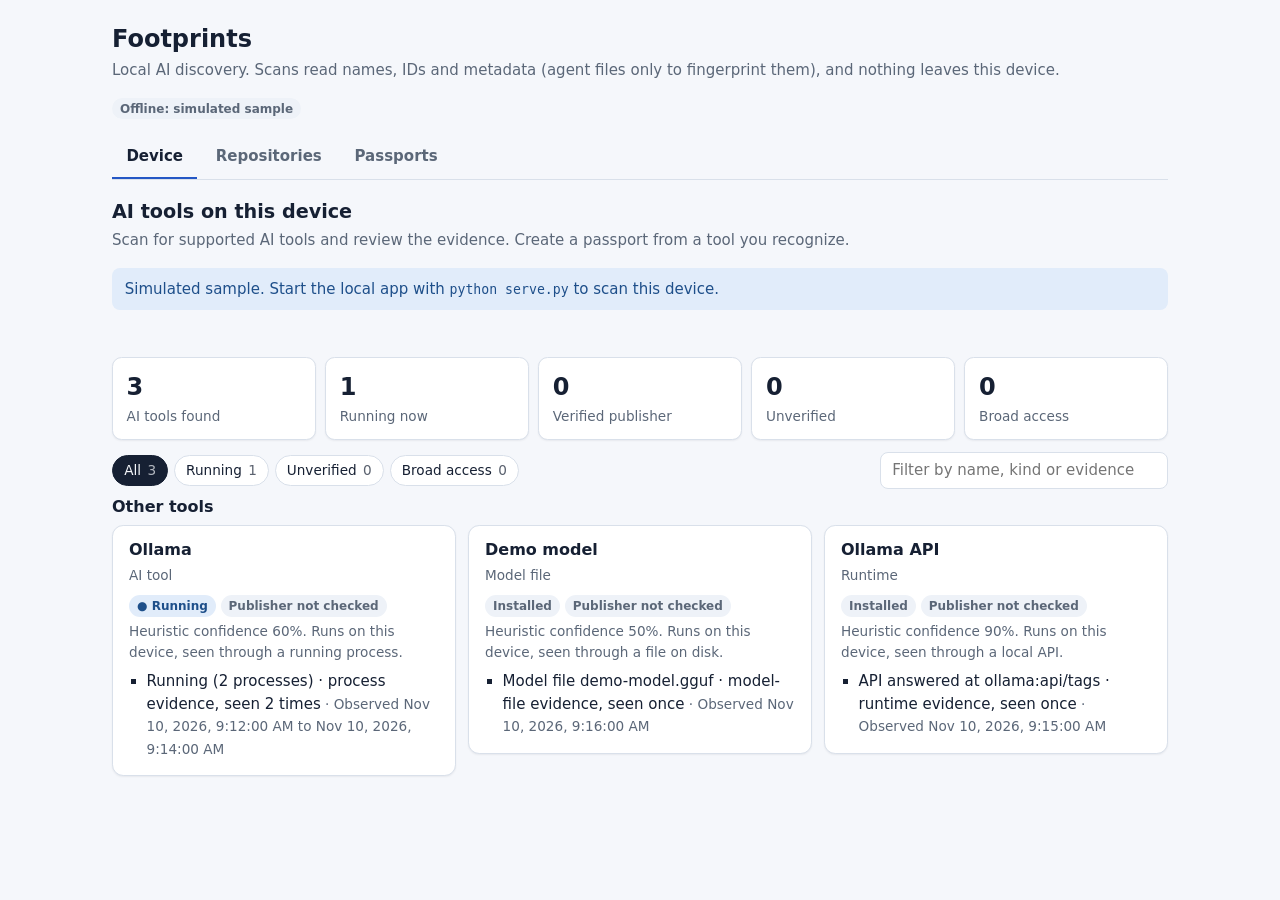
<file: index.html>
<!doctype html>
<html lang="en">
<meta charset="utf-8">
<meta name="viewport" content="width=device-width, initial-scale=1">
<title>Footprints Discovery</title>
<style>
  :root {
    --bg: #f5f7fb; --surface: #ffffff; --surface-2: #eef2f8; --text: #162033; --muted: #5b6778;
    --border: #d9e0ea; --accent: #2457c5; --accent-text: #ffffff;
    --ok: #166534; --ok-bg: #dcf3e4; --warn: #9a3412; --warn-bg: #fde8dc; --info: #1e4f8a; --info-bg: #e1ecfa;
    --shadow: 0 1px 2px rgb(16 24 40 / .06);
  }
  @media (prefers-color-scheme: dark) {
    :root {
      --bg: #11151c; --surface: #1a2029; --surface-2: #232a35; --text: #e7ebf1; --muted: #9aa6b6;
      --border: #303947; --accent: #7aa8fb; --accent-text: #0d1320;
      --ok: #6ee7a0; --ok-bg: #173826; --warn: #fdba74; --warn-bg: #432415; --info: #93c0f8; --info-bg: #182d47;
      --shadow: none;
    }
  }
  * { box-sizing: border-box; }
  body { margin: 0; background: var(--bg); color: var(--text); font: 15px/1.5 system-ui, -apple-system, "Segoe UI", sans-serif; }
  main { max-width: 68rem; margin: 0 auto; padding: 1.5rem 1rem 4rem; }
  h1, h2, h3, h4 { margin: 0; line-height: 1.25; }
  h1 { font-size: 1.5rem; }
  h2 { font-size: 1.2rem; }
  h3, h4 { font-size: 1rem; }
  p { margin: .3rem 0; }
  code, .mono { font-family: ui-monospace, SFMono-Regular, Menlo, Consolas, monospace; font-size: .88em; overflow-wrap: anywhere; }
  .muted { color: var(--muted); }
  .small { font-size: .85rem; }

  .app-head { display: flex; flex-wrap: wrap; gap: .75rem 1.5rem; align-items: center; justify-content: space-between; margin-bottom: 1rem; }
  .tabs { display: flex; gap: .25rem; border-bottom: 1px solid var(--border); margin-bottom: 1.25rem; overflow-x: auto; }
  .tabs button { font: inherit; font-weight: 600; color: var(--muted); background: none; border: 0; border-bottom: 2px solid transparent;
    padding: .6rem .9rem; cursor: pointer; white-space: nowrap; }
  .tabs button[aria-selected="true"] { color: var(--text); border-bottom-color: var(--accent); }

  .panel-head { display: flex; flex-wrap: wrap; gap: .75rem 1rem; align-items: flex-start; justify-content: space-between; margin-bottom: .75rem; }
  .panel-head > div { flex: 1 1 20rem; }
  button.primary { font: inherit; font-weight: 600; color: var(--accent-text); background: var(--accent); border: 0; border-radius: .5rem;
    padding: .55rem 1rem; cursor: pointer; }
  button.primary:disabled, button.secondary:disabled { opacity: .6; cursor: progress; }
  button.secondary { font: inherit; font-size: .85rem; font-weight: 600; color: var(--accent); background: transparent;
    border: 1px solid var(--accent); border-radius: .45rem; padding: .3rem .7rem; cursor: pointer; white-space: nowrap; }
  .setups { margin-top: .75rem; border-top: 1px solid var(--border); padding-top: .6rem; }
  .setups-title { font-size: .78rem; font-weight: 700; text-transform: uppercase; letter-spacing: .04em; color: var(--muted); margin: 0 0 .35rem; }
  .setup { display: flex; gap: .75rem; align-items: center; justify-content: space-between; padding: .3rem 0; }
  .setup > div { min-width: 0; }
  .passport-dialog { width: min(34rem, calc(100% - 2rem)); max-height: calc(100% - 2rem); padding: 0; border: 1px solid var(--border); border-radius: .8rem; background: var(--surface); color: var(--text); }
  .passport-dialog::backdrop { background: #10182880; }
  .agent-form { padding: 1.25rem; }
  .agent-form h2 { margin: 0 0 .4rem; }
  .registration-actions { display: flex; flex-wrap: wrap; gap: .5rem; margin-top: 1rem; }
  .agent-form fieldset { display: grid; gap: .7rem; border: 0; padding: 0; margin: .75rem 0 0; }
  .agent-form label { display: grid; gap: .25rem; font-weight: 600; }
  .agent-form input { font: inherit; padding: .45rem; color: var(--text); background: var(--surface); border: 1px solid var(--border); border-radius: .4rem; }
  .agent-form button { justify-self: start; }
  .card > button.secondary { margin-top: .6rem; }
  .subsection { margin: 1.5rem 0 .5rem; font-size: 1rem; }
  #model-passport { margin-top: 1.5rem; background: var(--surface); border: 1px solid var(--border); border-radius: .7rem; padding: .85rem 1rem; }
  .banner { padding: .6rem .8rem; border-radius: .5rem; background: var(--info-bg); color: var(--info); margin: .5rem 0; }
  .status { min-height: 1.5em; color: var(--muted); }
  .notes { display: grid; gap: .25rem; margin: .25rem 0 .75rem; }
  .note { font-size: .85rem; color: var(--muted); }
  .note strong { color: var(--text); font-weight: 600; }

  .tiles { display: grid; grid-template-columns: repeat(auto-fit, minmax(9.5rem, 1fr)); gap: .6rem; margin: .75rem 0; }
  .tile { background: var(--surface); border: 1px solid var(--border); border-radius: .6rem; padding: .7rem .85rem; box-shadow: var(--shadow); }
  .tile-value { display: block; font-size: 1.5rem; font-weight: 700; font-variant-numeric: tabular-nums; }
  .tile-label { color: var(--muted); font-size: .85rem; }
  .tile-ok .tile-value { color: var(--ok); }
  .tile-warn { border-color: var(--warn); }
  .tile-warn .tile-value { color: var(--warn); }

  .toolbar { display: flex; flex-wrap: wrap; gap: .5rem; align-items: center; justify-content: space-between; margin: .5rem 0; }
  .chips { display: flex; flex-wrap: wrap; gap: .35rem; }
  .chip { font: inherit; font-size: .85rem; color: var(--text); background: var(--surface); border: 1px solid var(--border);
    border-radius: 999px; padding: .25rem .7rem; cursor: pointer; }
  .chip[aria-pressed="true"] { background: var(--text); color: var(--bg); border-color: var(--text); }
  .chip-count { margin-left: .4rem; opacity: .7; font-variant-numeric: tabular-nums; }
  input[type="search"] { font: inherit; color: var(--text); background: var(--surface); border: 1px solid var(--border);
    border-radius: .5rem; padding: .4rem .7rem; min-width: 14rem; flex: 0 1 18rem; }

  .cards { list-style: none; padding: 0; margin: 0; display: grid; grid-template-columns: repeat(auto-fill, minmax(21rem, 1fr)); gap: .75rem; align-items: start; }
  .card-groups { list-style: none; padding: 0; margin: 0; display: grid; gap: 1rem; }
  .card-group h3 { margin: 0 0 .5rem; }
  .passport-detail { display: grid; gap: .75rem; margin-bottom: 1rem; }
  .passport-detail[hidden] { display: none; }
  .passport-detail > button { justify-self: start; }
  .passport-detail .card { max-width: 48rem; }
  .passport-detail .mono { overflow-wrap: anywhere; }
  .passport-detail .scan-history { margin: .4rem 0 0; padding-left: 1.2rem; }
  .card { background: var(--surface); border: 1px solid var(--border); border-radius: .7rem; padding: .85rem 1rem; box-shadow: var(--shadow); }
  .card-warn { border-left: 4px solid var(--warn); }
  .card-head { display: flex; flex-wrap: wrap; gap: .35rem .75rem; justify-content: space-between; align-items: flex-start; }
  .card-head > div:first-child { min-width: 0; flex: 1 1 11rem; }
  .badges { display: flex; flex-wrap: wrap; gap: .3rem; flex-basis: 100%; }
  .badge { display: inline-block; font-size: .75rem; font-weight: 650; padding: .1rem .5rem; border-radius: 999px; white-space: nowrap; }
  .badge-ok { color: var(--ok); background: var(--ok-bg); }
  .badge-warn { color: var(--warn); background: var(--warn-bg); }
  .badge-info { color: var(--info); background: var(--info-bg); }
  .badge-muted { color: var(--muted); background: var(--surface-2); }
  .facts { margin: .5rem 0 0; padding-left: 1.1rem; }
  .facts li { margin: .1rem 0; }
  .warn-text { color: var(--warn); font-weight: 600; }
  details { margin-top: .5rem; }
  summary { cursor: pointer; font-size: .9rem; font-weight: 600; }
  details ul { margin: .35rem 0 0; padding-left: 1.1rem; }
  .meta-grid { display: grid; grid-template-columns: max-content 1fr; gap: .1rem .75rem; margin: .5rem 0 0; font-size: .9rem; }
  .meta-grid dt { color: var(--muted); }
  .meta-grid dd { margin: 0; overflow-wrap: anywhere; }
  .tags { display: flex; flex-wrap: wrap; gap: .3rem; margin-top: .55rem; }
  .tag { font-size: .78rem; padding: .1rem .45rem; border-radius: .35rem; background: var(--surface-2); border: 1px solid var(--border); }
  .cards > .empty { grid-column: 1 / -1; }
  .empty { padding: 2rem 1rem; text-align: center; color: var(--muted); background: var(--surface); border: 1px dashed var(--border); border-radius: .7rem; }

  form fieldset { display: grid; gap: .8rem; border: 0; padding: 0; margin: 0; max-width: 32rem; }
  form label { display: grid; gap: .25rem; font-weight: 600; }
  form input, form select { font: inherit; padding: .45rem; color: var(--text); background: var(--surface); border: 1px solid var(--border); border-radius: .4rem; }
  #passport-result { background: var(--surface); border: 1px solid var(--border); border-radius: .7rem; padding: .85rem 1rem; margin-top: .75rem; }
  #passport-result dd { margin: 0 0 .5rem; }
  @media (max-width: 40rem) { .cards { grid-template-columns: 1fr; } input[type="search"] { min-width: 0; flex: 1 1 100%; } }
</style>
<script src="ui.js" defer></script>
<script src="discovery.js" defer></script>
<script src="repositories.js" defer></script>
<script src="passports.js" defer></script>
<script src="passport.js" defer></script>
<style>
  .print-note { display: none; }
  @media print {
    body:not([data-footprints-mode="sample"]) main { display: none; }
    dialog { display: none; }
    body[data-footprints-mode="local"] .print-note { display: block; }
  }
</style>
<main>
  <header class="app-head">
    <div>
      <h1>Footprints</h1>
      <p class="muted">Local AI discovery. Scans read names, IDs and metadata (agent files only to fingerprint them), and nothing leaves this device.</p>
    </div>
    <span id="connection" class="badge badge-muted">Offline: simulated sample</span>
  </header>

  <nav class="tabs" role="tablist" aria-label="Views">
    <button role="tab" id="tab-device" aria-controls="panel-device" data-view="device">Device</button>
    <button role="tab" id="tab-repos" aria-controls="panel-repos" data-view="repositories">Repositories</button>
    <button role="tab" id="tab-passports" aria-controls="panel-passports" data-view="passports">Passports</button>
  </nav>

  <section id="panel-device" role="tabpanel" aria-labelledby="tab-device">
    <div class="panel-head">
      <div>
        <h2 id="summary">AI tools on this device</h2>
        <p class="muted">Scan for supported AI tools and review the evidence. Create a passport from a tool you recognize.</p>
      </div>
      <button type="button" class="primary" id="scan-device" hidden>Scan this device</button>
    </div>
    <p class="banner" id="discovery-source">Simulated sample. Start the local app with <code>python serve.py</code> to scan this device.</p>
    <p id="scan-status" class="status" role="status"></p>
    <div id="device-notes" class="notes"></div>
    <div id="device-tiles" class="tiles"></div>
    <div class="toolbar">
      <div id="device-filters" class="chips" aria-label="Filter tools"></div>
      <input type="search" id="device-search" placeholder="Filter by name, kind or evidence" aria-label="Filter tools">
    </div>
    <ul id="findings" class="card-groups" aria-labelledby="summary"></ul>
    <noscript>Enable JavaScript to display the discovery results.</noscript>
  </section>

  <section id="panel-repos" role="tabpanel" aria-labelledby="tab-repos" hidden>
    <div class="panel-head">
      <div>
        <h2 id="repos-heading">Repositories</h2>
        <p class="muted">Git repositories on this device, when they were cloned and last used, and the AI agent files in them. Reads git metadata and file names, never your code, commit messages or author details. Agent files are read only to compute a fingerprint; their text is never stored or shown. Each scan is saved on this device to show what changed.</p>
      </div>
      <button type="button" class="primary" id="scan-repos" hidden>Scan repositories</button>
    </div>
    <p class="banner" id="repos-offline">Start the local app with <code>python serve.py</code> to scan repositories.</p>
    <p class="muted" id="repos-privacy" hidden>Local results can include repository names, paths, and remote hosts. Use the simulated sample for screenshots and reports.</p>
    <p id="repos-status" class="status" role="status"></p>
    <div id="repos-tiles" class="tiles"></div>
    <div class="toolbar">
      <div id="repos-filters" class="chips" aria-label="Filter repositories"></div>
      <input type="search" id="repos-search" placeholder="Filter by name, path or origin" aria-label="Filter repositories">
    </div>
    <ul id="repos-list" class="cards" aria-labelledby="repos-heading"></ul>
    <div id="repos-missing"></div>
  </section>

  <section id="panel-passports" role="tabpanel" aria-labelledby="tab-passports" hidden>
    <div class="panel-head">
      <div>
        <h2 id="passport-heading" tabindex="-1">Passports</h2>
        <p class="muted">Forkit Core passports give an AI tool, an agent setup or a model a permanent, checkable identity. Every passport is checked: is the stored record unchanged, and is the same program or agent setup still there?</p>
      </div>
      <button type="button" class="primary" id="refresh-passports">Check passports</button>
    </div>
    <p class="banner" id="local-service-note">Start the local app with <code>python serve.py</code> to create and check passports with Forkit Core.</p>
    <div id="passports-local" hidden>
      <p id="registration-result" class="status" role="status" tabindex="-1"></p>
      <p id="passports-status" class="status" role="status"></p>
      <div id="passport-overview">
        <div id="passport-tiles" class="tiles"></div>
        <ul id="passport-list" class="card-groups" aria-label="Passports"></ul>
      </div>
      <div id="passport-detail" class="passport-detail" hidden></div>
    </div>
    <details id="model-passport">
      <summary>Register a model file</summary>
      <p class="muted small">Footprints hashes the file in your browser and sends only the hash and metadata to Forkit Core on this device.</p>
    <form id="passport-form" hidden>
      <fieldset>
        <label>Model artifact <input type="file" name="artifact" aria-describedby="artifact-limit" required></label>
        <small id="artifact-limit" class="muted">Choose one nonempty file up to 64 MiB.</small>
        <label>Model name <input name="name" required></label>
        <label>Version <input name="version" value="1.0.0" pattern="[0-9]+\.[0-9]+(\.[0-9]+)?" title="Enter a version such as 1.0 or 1.0.0" required></label>
        <label>Creator <input name="creator" required></label>
        <label>Task
          <select name="task_type" required>
            <option value="">Choose a task</option>
            <option value="text-generation">Text generation</option>
            <option value="text-classification">Text classification</option>
            <option value="embedding">Embedding</option>
            <option value="image-generation">Image generation</option>
            <option value="other">Other</option>
          </select>
        </label>
        <label>Architecture
          <select name="architecture" required>
            <option value="">Choose an architecture</option>
            <option value="transformer">Transformer</option>
            <option value="encoder-only">Encoder only</option>
            <option value="decoder-only">Decoder only</option>
            <option value="encoder-decoder">Encoder–decoder</option>
            <option value="diffusion">Diffusion</option>
            <option value="other">Other</option>
          </select>
        </label>
        <button type="submit" class="primary">Create and verify passport</button>
      </fieldset>
    </form>
    <p id="passport-status" class="status" role="status" tabindex="-1"></p>
    <div id="passport-result" tabindex="-1" hidden>
      <dl>
        <dt class="muted">Passport ID</dt>
        <dd><code id="passport-id"></code></dd>
        <dt class="muted">File SHA-256</dt>
        <dd><code id="artifact-hash"></code></dd>
      </dl>
      <button type="button" class="primary" id="verify-again">Recheck passport identity</button>
    </div>
    </details>
  </section>
</main>
<dialog id="agent-passport" class="passport-dialog" aria-labelledby="registration-heading"></dialog>
<aside class="print-note">
  <h1>Footprints</h1>
  <p>Open the simulated sample to print an example without local identifiers.</p>
</aside>
</html>
</file>
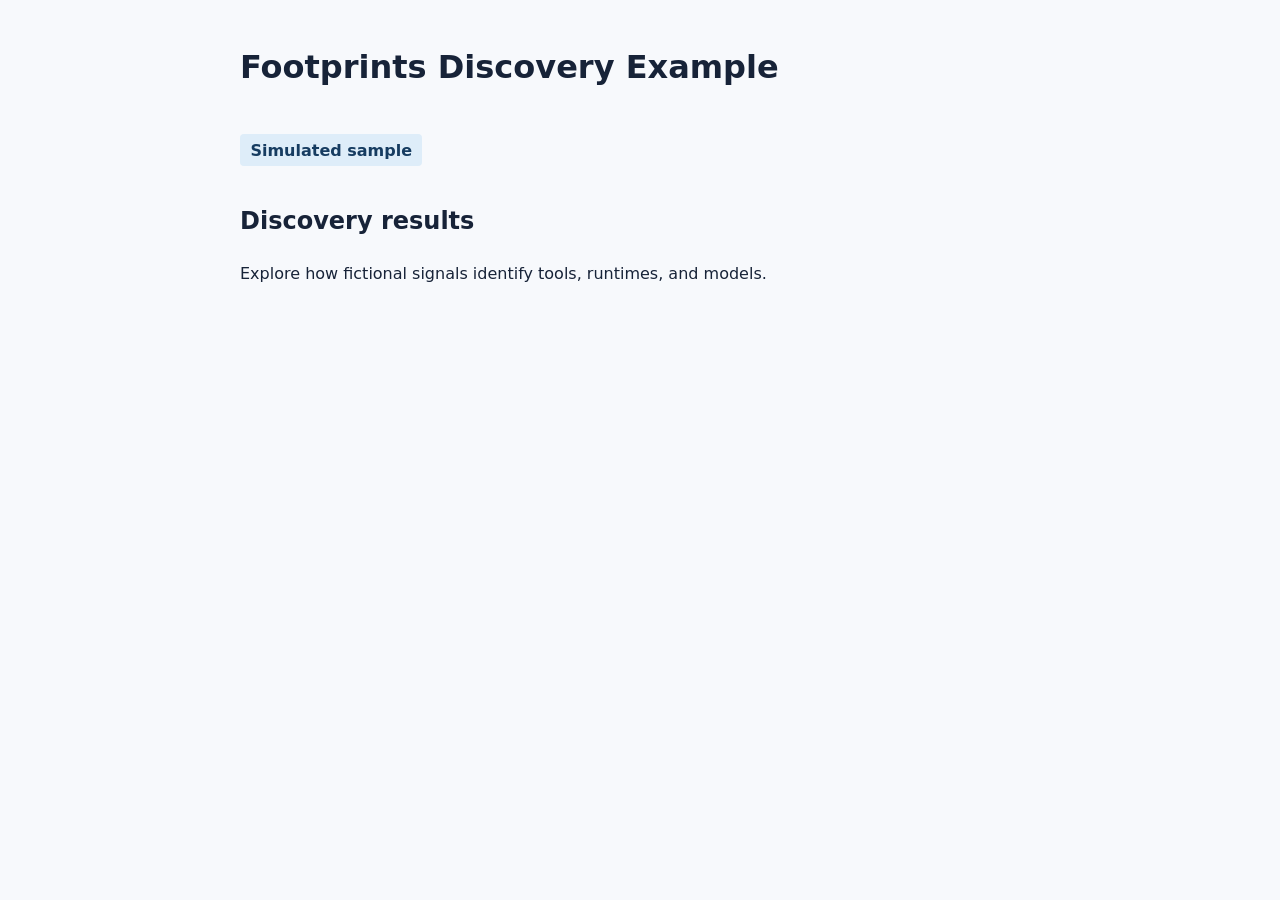
<file: discovery.html>
<!doctype html>
<html lang="en">
<meta charset="utf-8">
<meta name="viewport" content="width=device-width, initial-scale=1">
<title>Footprints Discovery Example</title>
<style>
  body { margin: 3rem auto; max-width: 50rem; padding: 0 1rem; font: 1rem/1.6 system-ui; color: #172338; background: #f7f9fc; }
  h1 { margin-bottom: .2rem; line-height: 1.2; }
  .label { display: inline-block; padding: .2rem .65rem; color: #163c61; background: #deedf9; border-radius: .25rem; font-weight: 650; }
  section { margin: 2rem 0; }
  ul { padding: 0; list-style: none; }
  li { margin: .65rem 0; padding: .7rem 1rem; background: white; border: 1px solid #d4deea; border-radius: .4rem; }
  strong { display: block; }
</style>
<script src="discovery.js" defer></script>
<main>
  <h1>Footprints Discovery Example</h1>
  <section aria-labelledby="summary">
    <p class="label">Simulated sample</p>
    <h2 id="summary">Discovery results</h2>
    <p>Explore how fictional signals identify tools, runtimes, and models.</p>
    <ul id="findings" aria-labelledby="summary"></ul>
    <noscript>Enable JavaScript to display the discovery results.</noscript>
  </section>
</main>
</html>
</file>
